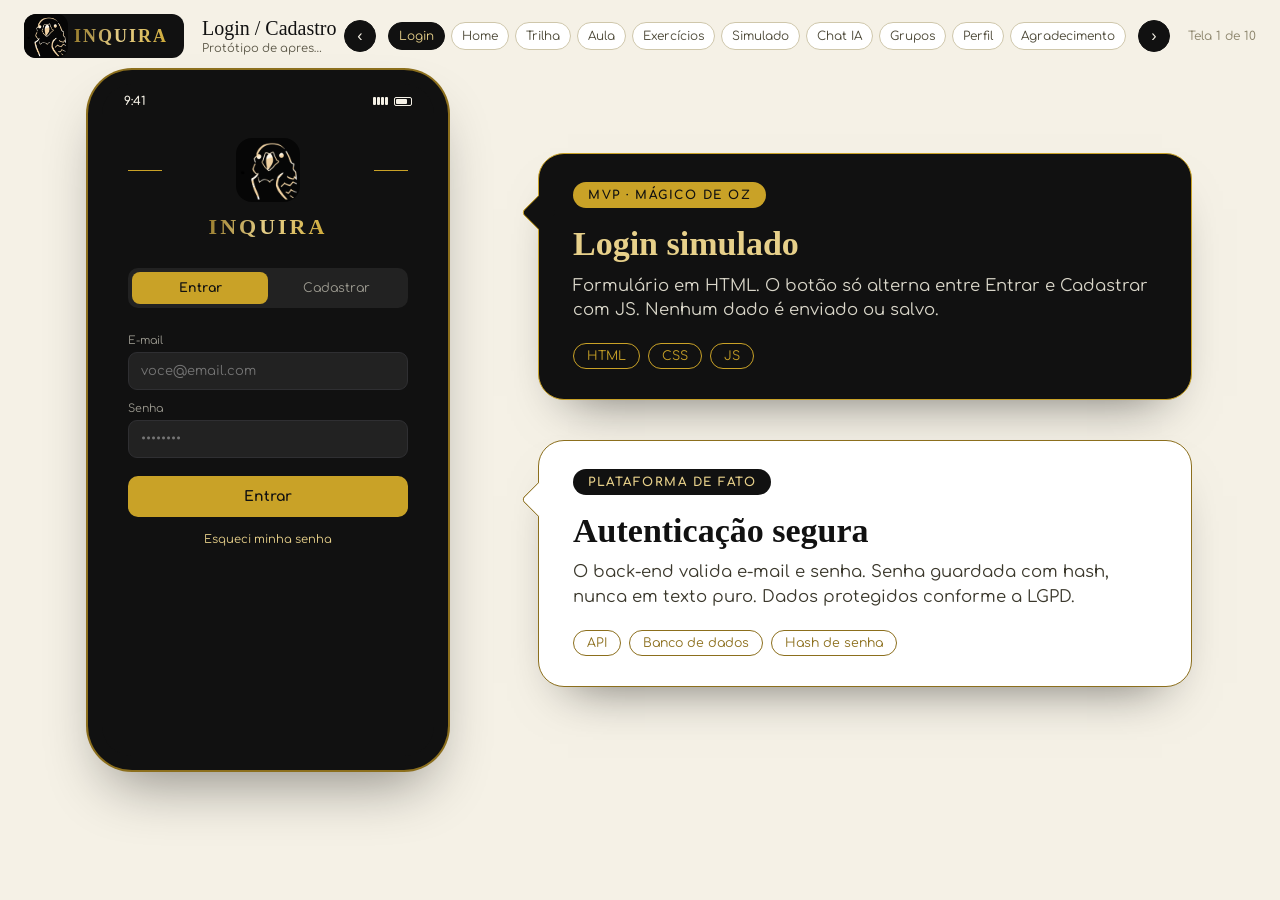
<file: index.html>
<!DOCTYPE html>
<html lang="pt-BR">
<head>
<meta charset="UTF-8">
<meta name="viewport" content="width=device-width, initial-scale=1.0">
<title>INQUIRA — Protótipo de Apresentação</title>
<link rel="preconnect" href="https://fonts.googleapis.com">
<link href="https://fonts.googleapis.com/css2?family=Comfortaa:wght@400;500;600;700&display=swap" rel="stylesheet">
<!-- LOGO (aba do navegador): troque o href pelo mesmo arquivo/base64 usado em --logo-url -->
<link rel="icon" type="image/png" href="logo-inquira.png">
<link rel="stylesheet" href="style.css">
</head>
<body>

  <!-- ===== BARRA SUPERIOR: [logo] título+subtítulo | < seções > | Tela n de N ===== -->
  <header class="topbar">
    <div class="stage-logo-row"><div class="logo-mark on-light" style="width:44px;height:44px;"></div><div class="stage-logo-name">INQUIRA</div></div>
    <div class="stage-header">
      <h1 id="screenTitle">Login / Cadastro</h1>
      <p>Protótipo de apresentação — navegue pelas seções ou use as setas</p>
    </div>
    <div class="controls">
      <button class="nav-arrow" onclick="prevScreen()">‹</button>
      <div class="pill-track" id="pillTrack"></div>
      <button class="nav-arrow" onclick="nextScreen()">›</button>
    </div>
    <div class="stage-note">Tela <span id="screenIndex">1</span> de <span id="screenTotal">10</span></div>
  </header>

  <div class="stage">

    <!-- ===== COLUNA ESQUERDA: celular ===== -->
    <div class="stage-left">
    <div class="phone-wrap">
      <div class="phone">
        <div class="phone-screen">
          <div class="status-bar">
            <span>9:41</span>
            <span class="icons">
              <span class="bars"><span></span><span></span><span></span><span></span></span>
              <span class="battery"></span>
            </span>
          </div>

          <!-- ============ LOGIN ============ -->
          <div class="screen active" id="screen-login">
            <div class="screen-body">
              <!-- LOGO (dentro do app, tela de Login): ponto mais nobre para o logo -->
              <div class="wordmark-row"><div class="rule"></div><div class="logo-mark" ... style="width:204px;height:64px;"></div><div class="rule"></div></div>
              <div class="phone-logo-name">INQUIRA</div>
              <div class="mode-toggle">
                <button class="active" id="loginModeBtn" onclick="setLoginMode('login')">Entrar</button>
                <button id="signupModeBtn" onclick="setLoginMode('signup')">Cadastrar</button>
              </div>
              <div class="field" id="nameField" style="display:none;">
                <label>Nome</label>
                <input type="text" placeholder="Como podemos te chamar?">
              </div>
              <div class="field">
                <label>E-mail</label>
                <input type="email" placeholder="voce@email.com">
              </div>
              <div class="field">
                <label>Senha</label>
                <input type="password" placeholder="••••••••">
              </div>
              <button class="btn-gold" id="loginSubmitBtn" style="margin-top:6px;">Entrar</button>
              <div class="login-footnote"><span>Esqueci minha senha</span></div>
            </div>
          </div>

          <!-- ============ HOME ============ -->
          <div class="screen" id="screen-home">
            <div class="screen-body">
              <div class="greet-row">
                <div>
                  <div class="muted">Boa tarde</div>
                  <h2 class="h-serif">Barbara</h2>
                </div>
                <div class="avatar">BK</div>
              </div>
              <div class="card" style="margin-bottom:16px;">
                <div class="xp-strip"><span class="lvl">Nível 7 · Estudiosa</span><span class="muted">2.480 XP</span></div>
                <div class="xp-bar-track"><div class="xp-bar-fill" style="width:62%;"></div></div>
              </div>
              <div class="card continue-card" onclick="goTo('screen-path')" style="cursor:pointer;">
                <div class="top"><span class="tag">CONTINUAR ESTUDANDO</span><span class="tag">68%</span></div>
                <div class="h-serif" style="font-size:15px;">Trigonometria</div>
                <div class="xp-bar-track" style="margin-top:8px;"><div class="xp-bar-fill" style="width:68%;"></div></div>
              </div>
              <div class="section-title">TRILHAS</div>
              <div class="subject-row">
                <div class="subject-chip"><div class="ic">∑</div>Matemática</div>
                <div class="subject-chip"><div class="ic">✎</div>Português</div>
                <div class="subject-chip"><div class="ic">⚛</div>Física</div>
                <div class="subject-chip"><div class="ic">⚗</div>Química</div>
                <div class="subject-chip"><div class="ic">🌍</div>Geografia</div>
              </div>
              <div class="tiles-row">
                <div class="tile" onclick="goTo('screen-exam')"><div class="ic">⏱</div><div class="lbl">Simulado</div></div>
                <div class="tile" onclick="goTo('screen-groups')"><div class="ic">👥</div><div class="lbl">Grupos</div></div>
                <div class="tile" onclick="goTo('screen-library')"><div class="ic">📖</div><div class="lbl">Biblioteca</div></div>
              </div>
            </div>
            <div class="bottom-nav">
              <div class="item active" onclick="goTo('screen-home')"><div class="dot"></div>Início</div>
              <div class="item" onclick="goTo('screen-path')"><div class="dot"></div>Trilhas</div>
              <div class="item" onclick="goTo('screen-chat')"><div class="dot"></div>IA</div>
              <div class="item" onclick="goTo('screen-profile')"><div class="dot"></div>Perfil</div>
            </div>
          </div>

          <!-- ============ PROFILE ============ -->
          <div class="screen" id="screen-profile">
            <div class="screen-body">
              <div class="profile-head">
                <div class="avatar lg">BK</div>
                <h2 class="h-serif" style="margin-top:10px;">Barbara Karolinny</h2>
                <div class="badge-pill">🏅 Estudiosa Nível 7</div>
              </div>
              <div class="stat-trio">
                <div class="card stat-tile"><div class="num">2.480</div><div class="lbl">XP total</div></div>
                <div class="card stat-tile"><div class="num">12</div><div class="lbl">Sequência</div></div>
                <div class="card stat-tile"><div class="num">#34</div><div class="lbl">Ranking</div></div>
              </div>
              <div class="xp-bar-track"><div class="xp-bar-fill" style="width:62%;"></div></div>
              <div class="muted" style="margin-top:5px;">620 XP para o Nível 8</div>

              <div class="section-title">CONQUISTAS</div>
              <div class="ach-grid">
                <div class="ach earned">🏆</div><div class="ach earned">🔥</div><div class="ach earned">📚</div><div class="ach locked">🎯</div>
                <div class="ach earned">⚡</div><div class="ach locked">🧠</div><div class="ach locked">🌟</div><div class="ach locked">👑</div>
              </div>

              <div class="section-title">DOMÍNIO POR MATÉRIA</div>
              <div class="mastery-row"><div class="mtop"><span>Matemática</span><span>80%</span></div><div class="xp-bar-track"><div class="xp-bar-fill" style="width:80%;"></div></div></div>
              <div class="mastery-row"><div class="mtop"><span>Português</span><span>65%</span></div><div class="xp-bar-track"><div class="xp-bar-fill" style="width:65%;"></div></div></div>
              <div class="mastery-row"><div class="mtop"><span>Física</span><span>44%</span></div><div class="xp-bar-track"><div class="xp-bar-fill" style="width:44%;"></div></div></div>

              <div class="section-title">ATIVIDADE RECENTE</div>
              <div class="activity-item"><span>Concluiu: Lei dos Senos</span><span class="plus">+50</span></div>
              <div class="activity-item"><span>Simulado ENEM #3</span><span class="plus">+210</span></div>
            </div>
            <div class="bottom-nav">
              <div class="item" onclick="goTo('screen-home')"><div class="dot"></div>Início</div>
              <div class="item" onclick="goTo('screen-path')"><div class="dot"></div>Trilhas</div>
              <div class="item" onclick="goTo('screen-chat')"><div class="dot"></div>IA</div>
              <div class="item active" onclick="goTo('screen-profile')"><div class="dot"></div>Perfil</div>
            </div>
          </div>

          <!-- ============ LEARNING PATH (mapa de hexágonos) ============ -->
          <div class="screen" id="screen-path">
            <div class="path-stage" id="pathStage">
              <div class="screen-body" id="pathBody" onclick="pathClose()">
                <h2 class="h-serif">Trilha: Trigonometria</h2>
                <div class="muted" id="pathSummary" style="margin-bottom:6px;"></div>
                <div class="path-legend">
                  <span><i class="lg done"></i>Concluído</span>
                  <span><i class="lg todo"></i>Não concluído</span>
                </div>
                <div id="pathMap"></div>
              </div>
              <div class="path-sheet" id="pathSheet" onclick="event.stopPropagation()"></div>
            </div>
            <div class="bottom-nav">
              <div class="item" onclick="goTo('screen-home')"><div class="dot"></div>Início</div>
              <div class="item active" onclick="goTo('screen-path')"><div class="dot"></div>Trilhas</div>
              <div class="item" onclick="goTo('screen-chat')"><div class="dot"></div>IA</div>
              <div class="item" onclick="goTo('screen-profile')"><div class="dot"></div>Perfil</div>
            </div>
          </div>

          <!-- ============ LESSON ============ -->
          <div class="screen" id="screen-lesson">
            <div class="screen-body">
              <h2 class="h-serif">Lei dos Senos</h2>
              <div class="muted" style="margin-bottom:12px;">Trigonometria · Módulo 4</div>
              <div class="video-box"><div class="play-btn">▶</div></div>
              <div class="tab-pill-row">
                <button class="active" onclick="setLessonTab(this,'video')">Vídeo</button>
                <button onclick="setLessonTab(this,'notas')">Notas</button>
                <button onclick="setLessonTab(this,'recursos')">Recursos</button>
              </div>
              <div id="lessonTabContent">
                <div class="lesson-idx-item"><span class="time">00:00</span><span>Introdução ao problema</span></div>
                <div class="lesson-idx-item"><span class="time">02:15</span><span>Demonstração da fórmula</span></div>
                <div class="lesson-idx-item"><span class="time">05:40</span><span>Exemplo resolvido</span></div>
                <div class="lesson-idx-item"><span class="time">08:20</span><span>Erros comuns</span></div>
              </div>
            </div>
          </div>

          <!-- ============ EXERCISES ============ -->
          <div class="screen" id="screen-exercises">
            <div class="screen-body" id="exBody"></div>
          </div>

          <!-- ============ MOCK EXAM ============ -->
          <div class="screen" id="screen-exam">
            <div class="screen-body">
              <div class="exam-timer"><span class="muted">Tempo restante</span><span class="t" id="examTimer">04:58:32</span></div>
              <div class="nav-grid" id="examGrid"></div>
              <div class="q-text">Um terreno retangular tem 40 m de perímetro. Se a largura é 2/3 do comprimento, qual é a área do terreno?</div>
              <div class="option" onclick="selectExamOption(this)"><div class="letter">A</div>48 m²</div>
              <div class="option" onclick="selectExamOption(this)"><div class="letter">B</div>72 m²</div>
              <div class="option" onclick="selectExamOption(this)"><div class="letter">C</div>96 m²</div>
              <div class="option" onclick="selectExamOption(this)"><div class="letter">D</div>108 m²</div>
              <div class="option" onclick="selectExamOption(this)"><div class="letter">E</div>120 m²</div>
              <div class="hairline"></div>
              <div class="section-title">RESULTADO POR ÁREA (simulado anterior)</div>
              <div class="area-row"><div class="atop"><span>Matemática</span><span>7/10</span></div><div class="xp-bar-track"><div class="xp-bar-fill" style="width:70%;"></div></div></div>
              <div class="area-row"><div class="atop"><span>Linguagens</span><span>8/10</span></div><div class="xp-bar-track"><div class="xp-bar-fill" style="width:80%;"></div></div></div>
              <div class="area-row"><div class="atop"><span>Humanas</span><span>6/10</span></div><div class="xp-bar-track"><div class="xp-bar-fill" style="width:60%;"></div></div></div>
              <div class="area-row"><div class="atop"><span>Natureza</span><span>5/10</span></div><div class="xp-bar-track"><div class="xp-bar-fill" style="width:50%;"></div></div></div>
            </div>
          </div>

          <!-- ============ STUDY GROUPS ============ -->
          <div class="screen" id="screen-groups">
            <div class="screen-body" id="grpBody"></div>
            <div class="chat-input-row" id="grpFooter" style="padding:10px 18px;display:none;">
              <input type="text" id="grpInput" placeholder="Escreva um comentário..." maxlength="200" oninput="grpCheckInput()" onkeydown="if(event.key==='Enter')grpSendComment()">
              <button class="send-btn" id="grpSendBtn" onclick="grpSendComment()">➤</button>
            </div>
            <div class="bottom-nav">
              <div class="item" onclick="goTo('screen-home')"><div class="dot"></div>Início</div>
              <div class="item" onclick="goTo('screen-path')"><div class="dot"></div>Trilhas</div>
              <div class="item" onclick="goTo('screen-chat')"><div class="dot"></div>IA</div>
              <div class="item" onclick="goTo('screen-profile')"><div class="dot"></div>Perfil</div>
            </div>
          </div>

          <!-- ============ AI CHAT ============ -->
          <div class="screen" id="screen-chat">
            <div class="screen-body">
              <h2 class="h-serif" style="margin-bottom:12px;">Assistente INQUIRA</h2>
              <div class="chat-scroll" id="chatScroll">
                <div class="bubble user">Como eu resolvo essa questão de Lei dos Senos?</div>
                <div class="bubble ai">Antes de te dar a fórmula: você já identificou quais lados e ângulos o problema te dá? Isso decide qual caso da Lei dos Senos usar.</div>
                <div class="bubble user">Dei um ângulo e o lado oposto, e outro ângulo.</div>
                <div class="bubble ai">Ótimo, esse é o caso clássico ângulo-lado-ângulo. Tente montar a proporção a/sen(A) = b/sen(B) com o que você já tem — o que fica dos dois lados da igualdade?</div>
              </div>
              <div class="chip-row">
                <button class="chip" onclick="chatQuick('dica')">Dica</button>
                <button class="chip" onclick="chatQuick('resolucao')">Ver resolução</button>
              </div>
            </div>
            <div class="chat-input-row" style="padding:10px 18px;">
              <input type="text" id="chatInput" placeholder="Digite sua dúvida..." oninput="checkChatInput()">
              <button class="send-btn" id="sendBtn" onclick="sendChat()">➤</button>
            </div>
            <div class="bottom-nav">
              <div class="item" onclick="goTo('screen-home')"><div class="dot"></div>Início</div>
              <div class="item" onclick="goTo('screen-path')"><div class="dot"></div>Trilhas</div>
              <div class="item active" onclick="goTo('screen-chat')"><div class="dot"></div>IA</div>
              <div class="item" onclick="goTo('screen-profile')"><div class="dot"></div>Perfil</div>
            </div>
          </div>

          <!-- ============ BIBLIOTECA DIGITAL ============ -->
          <div class="screen" id="screen-library">
            <div class="screen-body">
              <h2 class="h-serif">Biblioteca Digital</h2>
              <div class="muted" style="margin-bottom:14px;">Materiais, resumos e apostilas oficiais</div>
              <div class="tab-pill-row">
                <button class="active" onclick="libSetTab(this,'all')">Todos</button>
                <button onclick="libSetTab(this,'resumos')">Resumos</button>
                <button onclick="libSetTab(this,'apostilas')">Apostilas</button>
              </div>
              <div id="libList">
                <!-- Preenchido via script.js -->
              </div>
            </div>
            <div class="bottom-nav">
              <div class="item" onclick="goTo('screen-home')"><div class="dot"></div>Início</div>
              <div class="item" onclick="goTo('screen-path')"><div class="dot"></div>Trilhas</div>
              <div class="item" onclick="goTo('screen-chat')"><div class="dot"></div>IA</div>
              <div class="item" onclick="goTo('screen-profile')"><div class="dot"></div>Perfil</div>
            </div>
          </div>

          <!-- ============ AGRADECIMENTO ============ -->
          <div class="screen" id="screen-thanks">
            <div class="screen-body">
              <div class="logo-mark on-light thanks-logo"></div>
              <h2 class="h-serif thanks-title">Obrigado!</h2>
              <div class="hairline thanks-line"></div>
              <p class="thanks-sub">Protótipo de apresentação do TCC<br>Curso Técnico em Desenvolvimento de Sistemas · 2026</p>
              <div class="card thanks-card">
                <div class="thanks-label">EQUIPE</div>
                <ul class="thanks-team">
                  <li>Carlos Yuri de Araújo Macedo</li>
                  <li>Chiara Cezar Alves da Silva</li>
                  <li>Otávio Gasparetto Rodrigues da Silva</li>
                </ul>
                <div class="thanks-school">E.E. Professora Carolina Cintra da Silveira<br>São Paulo · 2026</div>
              </div>
              <button class="btn-gold thanks-btn" onclick="goTo('screen-login')">Reiniciar apresentação</button>
            </div>
          </div>

        </div>
      </div>
    </div>

    </div>

    <!-- ===== COLUNA DIREITA: balões de apoio ===== -->
    <div class="stage-right">
      <!-- Textos dos balões: edite em "notes" no script.js (ou clique no texto e digite ao vivo) -->
      <div class="balloons">
        <section class="balloon mvp" id="balloonMvp">
          <div class="balloon-tag">MVP · Mágico de Oz</div>
          <h3 class="balloon-title" contenteditable="true" spellcheck="false" data-side="mvp" data-field="title"></h3>
          <p class="balloon-text" contenteditable="true" spellcheck="false" data-side="mvp" data-field="text"></p>
          <div class="balloon-tech" id="techMvp"></div>
        </section>

        <section class="balloon real" id="balloonReal">
          <div class="balloon-tag">Plataforma de fato</div>
          <h3 class="balloon-title" contenteditable="true" spellcheck="false" data-side="real" data-field="title"></h3>
          <p class="balloon-text" contenteditable="true" spellcheck="false" data-side="real" data-field="text"></p>
          <div class="balloon-tech" id="techReal"></div>
        </section>
      </div>
    </div>

  </div>

<script src="script.js"></script>

</body>
</html>
</file>
<file: style.css>
:root{
    --ink:#111111;
    --ink-2:#222222;
    --ink-3:#333333;
    --gold:#C9A227;
    --gold-soft:#E7D08A;
    --gold-deep:#8C6F1D;
    --paper:#F5F1E6;
    --paper-dim:#E9E2CE;
    --success:#58876c;
    --danger:#a6493f;
    --serif:'Times New Roman', Times, serif;
    --round:'Comfortaa', sans-serif;

    /* ====== LOGO — troque APENAS esta linha para atualizar o logo em toda a página ======
       Opção A (arquivo separado, precisa estar na mesma pasta do .html ao apresentar):
         --logo-url: url('logo-inquira.png');
       Opção B (recomendado p/ apresentação — arquivo único, sem risco de link quebrado):
         --logo-url: url('[data-uri]'); */
    --logo-url: url('logo-inquira.png');

    /* Se seu logo for de UMA SÓ COR (ex.: só dourado/branco), ele pode não aparecer bem
       no painel externo, que tem fundo claro (creme). Se tiver uma versão do logo em preto
       (ou escura) para fundo claro, troque a linha abaixo. Se não tiver, pode deixar igual
       à de cima — a versão dourada ainda funciona sobre o creme, só com menos contraste. */
    --logo-url-light-bg: url('logo-inquira.png');
  }
  *{box-sizing:border-box;}
  html,body{margin:0;padding:0;}
  body{
    background:var(--paper);
    font-family:var(--round);
    color:var(--ink);
    min-height:100vh;
    padding:14px 24px 16px;
  }
  /* Classe reutilizável do logo — usada em todos os pontos abaixo.
     Ela lê --logo-url, então não precisa mexer aqui, só na variável acima. */
  .logo-mark{
    position:relative;
    display:inline-block;
  }
  .logo-mark::before{
    content:'';
    position:absolute;
    top:0;
    left:50%;
    height:100%;
    aspect-ratio:1;
    transform:translateX(-50%);
    background-image:var(--logo-url);
    background-size:contain;
    background-position:center;
    background-repeat:no-repeat;
    border-radius:25%;
  }
  .logo-mark.on-light::before{
    background-image:var(--logo-url-light-bg);
  }
  .stage-logo-row{
    display:flex;
    align-items:center;
    justify-content:center;
    gap:0;
    height:44px;
    width:max-content;
    margin:0;
    flex:0 0 auto;
    padding-right:10px;
    background:var(--ink);
    border-radius:12px;
    overflow:hidden;
  }
  .stage-logo-name,
  .phone-logo-name{
    padding:4px 10px;
    font-family:var(--serif);
    font-weight:700;
    letter-spacing:3px;
    background-image:linear-gradient(105deg,var(--gold-deep),var(--gold-soft),var(--gold));
    -webkit-background-clip:text;
    background-clip:text;
    color:transparent;
  }
  .stage-logo-name{font-size:18px;letter-spacing:2px;padding:2px 6px;}

  .stage-header{
    margin:0;
    min-width:0;
    flex:0 1 auto;
    text-align:left;
  }
  .stage-header .brand{
    font-family:var(--serif);
    font-size:14px;
    letter-spacing:2px;
    color:var(--gold-deep);
    margin-bottom:6px;
  }
  .stage-header h1{
    font-family:var(--serif);
    font-size:20px;
    font-weight:400;
    line-height:1.15;
    margin:0 0 2px;
    white-space:nowrap;
    color:var(--ink);
  }
  .stage-header p{
    font-size:11.5px;
    color:#5b5747;
    margin:0;
    white-space:nowrap;
    overflow:hidden;
    text-overflow:ellipsis;
  }

  .controls{
    margin:0 0 0 auto;
    display:flex;
    align-items:center;
    justify-content:flex-end;
    gap:10px;
  }
  .nav-arrow{
    flex:0 0 auto;
    width:32px;height:32px;
    border-radius:50%;
    border:1px solid var(--ink);
    background:var(--ink);
    color:var(--paper);
    font-size:16px;
    cursor:pointer;
    display:flex;align-items:center;justify-content:center;
    transition:background .15s ease;
  }
  .nav-arrow:hover{background:var(--gold-deep);border-color:var(--gold-deep);}

  .pill-track{
    flex:0 1 auto;
    display:flex;
    flex-wrap:nowrap;
    justify-content:flex-end;
    gap:6px;
    padding:2px;
  }
  .pill{
    flex:0 0 auto;
    padding:6px 10px;
    border-radius:20px;
    border:1px solid #cfc7ab;
    background:#fff;
    font-family:var(--round);
    font-size:12px;
    color:#4b4736;
    cursor:pointer;
    white-space:nowrap;
    transition:all .15s ease;
  }
  .pill.active{
    background:var(--ink);
    border-color:var(--ink);
    color:var(--gold-soft);
  }

  .stage-note{
    margin:0;
    flex:0 0 auto;
    white-space:nowrap;
    font-size:13px;
    text-align:right;
    font-size:12px;
    color:#8a836a;
  }

  /* ---------- PHONE FRAME ---------- */
  .phone-wrap{
    display:flex;
    justify-content:flex-start;
  }
  .phone{
    width:360px;
    height:clamp(520px, calc(100vh - 130px), 700px); /* Ajustado para caber perfeitamente na janela */
    background:var(--ink);
    border-radius:44px;
    padding:14px;
    box-shadow:0 0 0 2px var(--gold-deep), 0 30px 60px -20px rgba(0,0,0,.45);
    position:relative;
  }

  .phone-screen{
    width:100%;height:100%;
    background:var(--ink);
    border-radius:30px;
    overflow:hidden;
    position:relative;
    display:flex;
    flex-direction:column;
  }
  .status-bar{
    height:34px;
    flex:0 0 auto;
    display:flex;
    align-items:center;
    justify-content:space-between;
    padding:0 22px;
    color:var(--paper);
    font-size:12px;
    font-family:var(--round);
    font-weight:600;
  }
  .status-bar .icons{display:flex;gap:5px;align-items:center;}
  .status-bar .bars span{display:inline-block;width:3px;height:8px;background:var(--paper);margin-right:1px;border-radius:1px;}
  .status-bar .battery{width:18px;height:9px;border:1px solid var(--paper);border-radius:2px;position:relative;display:inline-block;}
  .status-bar .battery::after{content:'';position:absolute;left:1px;top:1px;bottom:1px;width:70%;background:var(--paper);border-radius:1px;}

  .screen-body{
    flex:1;
    min-height:0;
    overflow-y:auto;
    padding:16px 18px 10px;
    color:var(--paper);
  }
  .screen-body::-webkit-scrollbar{width:0;}

  .bottom-nav{
    flex:0 0 auto;
    display:flex;
    justify-content:space-around;
    padding:12px 8px 18px;
    border-top:1px solid #2a2a2d;
    background:var(--ink);
  }
  .bottom-nav .item{
    display:flex;flex-direction:column;align-items:center;gap:4px;
    flex:1;
    font-size:10.5px;color:#7a7a80;
    cursor:pointer;
  }
  .bottom-nav .item.active{color:var(--gold);}
  .bottom-nav .dot{width:20px;height:20px;border-radius:6px;border:1.4px solid currentColor;}

  /* ocupa só o espaço que sobra abaixo da barra de status; min-height:0 deixa o conteúdo rolar
     em vez de empurrar a barra inferior para fora do celular */
  .screen{display:none;flex-direction:column;flex:1;min-height:0;}
  .screen.active{display:flex;}

  /* ---------- SHARED UI ---------- */
  h2.h-serif{
    font-family:var(--serif);
    font-weight:400;
    font-size:20px;
    margin:0 0 2px;
    color:var(--paper);
  }
  .muted{color:#9c9a90;font-size:12px;}
  .card{
    background:var(--ink-2);
    border:1px solid #2b2b2e;
    border-radius:10px;
    padding:14px;
  }
  .hairline{
    height:1px;
    background:linear-gradient(to right, transparent, var(--gold), transparent);
    margin:14px 0;
  }
  .btn-gold{
    background:var(--gold);
    color:var(--ink);
    border:none;
    border-radius:10px;
    padding:13px;
    font-family:var(--round);
    font-weight:700;
    font-size:14px;
    cursor:pointer;
    width:100%;
    transition:filter .15s ease;
  }
  .btn-gold:hover{filter:brightness(1.08);}
  .btn-gold:disabled{background:#4a4636;color:#8a856c;cursor:not-allowed;}
  .btn-ghost{
    background:transparent;
    border:1px solid #3a3a3d;
    color:var(--paper);
    border-radius:10px;
    padding:11px;
    font-family:var(--round);
    font-size:13px;
    cursor:pointer;
    width:100%;
  }
  .xp-bar-track{
    height:8px;background:#2b2b2e;border-radius:6px;overflow:hidden;
  }
  .xp-bar-fill{
    height:100%;background:linear-gradient(to right, var(--gold-deep), var(--gold));
    border-radius:6px;
  }
  .avatar{
    width:46px;height:46px;border-radius:50%;
    background:var(--ink-3);
    border:2px solid var(--gold);
    display:flex;align-items:center;justify-content:center;
    font-family:var(--serif);font-size:16px;color:var(--gold-soft);
    flex:0 0 auto;
  }
  .avatar.lg{width:84px;height:84px;font-size:26px;}

  /* ===================== LOGIN ===================== */
  #screen-login .screen-body{
    display:flex;flex-direction:column;justify-content:flex-start;align-items:center;
    text-align:center;
    padding:20px 26px;
  }
  .wordmark-row{display:flex;align-items:center;gap:4px;margin-bottom:10px;}
  .wordmark-row .rule{width:34px;height:1px;background:var(--gold);}
  .phone-logo-name{font-size:22px;line-height:1;margin-bottom:26px;}
  .wordmark{font-family:var(--serif);font-size:30px;letter-spacing:3px;color:var(--paper);}
  .mode-toggle{
    display:flex;width:100%;background:var(--ink-2);border-radius:10px;padding:4px;margin-bottom:26px;
  }
  .mode-toggle button{
    flex:1;padding:9px;border:none;background:transparent;color:#9c9a90;
    font-family:var(--round);font-size:12.5px;border-radius:8px;cursor:pointer;
  }
  .mode-toggle button.active{background:var(--gold);color:var(--ink);font-weight:700;}
  .field{
    width:100%;text-align:left;margin-bottom:12px;
  }
  .field label{font-size:11px;color:#9c9a90;display:block;margin-bottom:5px;}
  .field input{
    width:100%;background:var(--ink-2);border:1px solid #2f2f32;border-radius:9px;
    padding:11px 12px;color:var(--paper);font-family:var(--round);font-size:13px;
  }
  .field input:focus{outline:1px solid var(--gold);}
  .login-footnote{margin-top:16px;font-size:11.5px;color:#8a887d;}
  .login-footnote span{color:var(--gold-soft);cursor:pointer;}

  /* ===================== HOME ===================== */
  .greet-row{display:flex;justify-content:space-between;align-items:center;margin-bottom:16px;}
  .xp-strip{display:flex;align-items:center;justify-content:space-between;margin-bottom:6px;}
  .xp-strip .lvl{font-family:var(--serif);font-size:13px;color:var(--gold-soft);}
  .continue-card{margin-bottom:18px;}
  .continue-card .top{display:flex;justify-content:space-between;align-items:baseline;margin-bottom:8px;}
  .continue-card .top .tag{font-size:10.5px;color:#9c9a90;}
  .subject-row{display:flex;gap:10px;overflow-x:auto;margin-bottom:18px;padding-bottom:4px;}
  .subject-chip{
    flex:0 0 auto;width:84px;padding:12px 10px;border-radius:10px;background:var(--ink-2);
    border:1px solid #2b2b2e;text-align:center;font-size:11px;
  }
  .subject-chip .ic{font-size:18px;margin-bottom:6px;}
  .tiles-row{display:flex;gap:10px;}
  .tile{
    flex:1;background:var(--ink-2);border:1px solid var(--gold-deep);border-radius:10px;
    padding:14px 10px;text-align:center;cursor:pointer;
  }
  .tile .ic{font-size:20px;margin-bottom:6px;}
  .tile .lbl{font-family:var(--serif);font-size:13px;color:var(--paper);}

  /* ===================== PROFILE ===================== */
  .profile-head{display:flex;flex-direction:column;align-items:center;text-align:center;margin-bottom:16px;}
  .badge-pill{
    margin-top:8px;display:inline-block;background:var(--ink-2);border:1px solid var(--gold);
    color:var(--gold-soft);font-size:11px;padding:4px 12px;border-radius:20px;
  }
  .stat-trio{display:flex;gap:8px;margin-bottom:18px;}
  .stat-tile{flex:1;text-align:center;padding:12px 4px;}
  .stat-tile .num{font-family:var(--serif);font-size:19px;color:var(--gold-soft);}
  .stat-tile .lbl{font-size:10px;color:#9c9a90;margin-top:2px;}
  .section-title{font-size:11.5px;color:#9c9a90;letter-spacing:.4px;margin:16px 0 8px;}
  .ach-grid{display:grid;grid-template-columns:repeat(4,1fr);gap:8px;}
  .ach{
    aspect-ratio:1;border-radius:10px;display:flex;align-items:center;justify-content:center;
    font-size:18px;background:var(--ink-2);border:1px solid #2b2b2e;
  }
  .ach.earned{background:linear-gradient(145deg,#2a230f,#1c1a10);border-color:var(--gold);}
  .ach.locked{opacity:.35;filter:grayscale(1);}
  .mastery-row{margin-bottom:10px;}
  .mastery-row .mtop{display:flex;justify-content:space-between;font-size:11.5px;margin-bottom:4px;}
  .activity-item{display:flex;justify-content:space-between;padding:9px 0;border-bottom:1px solid var(--ink-3);font-size:12px;}
  .activity-item .plus{color:var(--gold-soft);font-family:var(--serif);}

  /* ===================== LEARNING PATH (mapa) ===================== 
  .path-stage{position:relative;flex:1;min-height:0;display:flex;flex-direction:column;overflow:hidden;}
  .path-stage .screen-body{padding-bottom:24px;}
  .path-legend{display:flex;gap:14px;font-size:10px;color:#9c9a90;margin-bottom:4px;}
  .path-legend span{display:flex;align-items:center;gap:6px;}
  .path-legend .lg{display:inline-block;width:11px;height:12px;clip-path:polygon(50% 0,100% 25%,100% 75%,50% 100%,0 75%,0 25%);background:var(--gold);}
  .path-legend .lg.todo{background:var(--gold);position:relative;}
  .path-legend .lg.todo::after{content:'';position:absolute;inset:1.5px;background:var(--ink-2);clip-path:polygon(50% 0,100% 25%,100% 75%,50% 100%,0 75%,0 25%);}
  #pathMap svg{display:block;width:100%;height:auto;overflow:visible;}
  .hex{cursor:pointer;outline:none;}
  .hex .hex-shape{transform-box:fill-box;transform-origin:center;transition:transform .18s ease, filter .18s ease;}
  .hex:hover .hex-shape,.hex:focus-visible .hex-shape{transform:scale(1.06);}
  .hex.sel .hex-shape{transform:scale(1.1);filter:drop-shadow(0 0 7px rgba(201,162,39,.55));}
  .hex.locked{cursor:pointer;}
  .hex-label{font-family:var(--serif);font-size:12px;fill:var(--paper);text-anchor:middle;paint-order:stroke;stroke:var(--ink);stroke-width:5px;stroke-linejoin:round;}
  .hex.locked .hex-label{fill:#8a8878;}
  .hex-ring{transform-box:fill-box;transform-origin:center;animation:hexpulse 1.9s ease-out infinite;}
  @keyframes hexpulse{0%{transform:scale(1);opacity:.7;}100%{transform:scale(1.55);opacity:0;}}
  .hex-here{font-family:var(--round);font-size:8px;font-weight:700;letter-spacing:.04em;}

  .path-sheet{
    position:absolute;left:0;right:0;bottom:0;
    background:var(--ink-2);border-top:1.5px solid var(--gold);
    border-radius:18px 18px 0 0;padding:10px 18px 16px;
    transform:translateY(105%);transition:transform .25s ease;
    box-shadow:0 -12px 30px rgba(0,0,0,.55);
  }
  .path-stage.open .path-sheet{transform:translateY(0);}
  .sheet-handle{width:36px;height:4px;border-radius:2px;background:#4a4636;margin:0 auto 10px;}
  .sheet-head{display:flex;justify-content:space-between;align-items:flex-start;gap:10px;}
  .sheet-title{font-family:var(--serif);font-size:19px;color:var(--paper);margin:0;line-height:1.2;}
  .sheet-close{background:transparent;border:none;color:#9c9a90;font-size:20px;line-height:1;cursor:pointer;padding:0 2px;}
  .sheet-status{display:inline-block;margin:6px 0 8px;font-size:9.5px;font-weight:700;letter-spacing:.08em;padding:3px 9px;border-radius:20px;border:1px solid var(--gold);color:var(--gold-soft);}
  .sheet-status.done{background:var(--gold);color:var(--ink);}
  .sheet-status.locked{border-color:#5a5230;color:#9c9a90;}
  .sheet-desc{font-size:12px;line-height:1.5;color:#cfcbbd;margin:0 0 10px;}
  .sheet-meta{display:flex;gap:8px;flex-wrap:wrap;margin-bottom:12px;}
  .sheet-meta span{font-size:10.5px;color:var(--gold-soft);border:1px solid #3a3a3d;border-radius:8px;padding:4px 8px;}
  .sheet-btn{padding:11px;font-size:12.5px;}
  .sheet-btn.ghost{background:transparent;color:var(--gold-soft);border:1px solid var(--gold);} */

  /* ===================== LEARNING PATH (mapa 3D angulado) ===================== */
  .path-stage{position:relative;flex:1;min-height:0;display:flex;flex-direction:column;overflow:hidden;}
  .path-stage .screen-body{padding-bottom:24px;}
  .path-legend{display:flex;gap:14px;font-size:10px;color:#9c9a90;margin-bottom:4px;}
  .path-legend span{display:flex;align-items:center;gap:6px;}
  .path-legend .lg{display:inline-block;width:11px;height:12px;clip-path:polygon(50% 0,100% 25%,100% 75%,50% 100%,0 75%,0 25%);background:var(--gold);}
  .path-legend .lg.todo{background:var(--gold);position:relative;}
  .path-legend .lg.todo::after{content:'';position:absolute;inset:1.5px;background:var(--ink-2);clip-path:polygon(50% 0,100% 25%,100% 75%,50% 100%,0 75%,0 25%);}
  
  #pathMap svg{display:block;width:100%;height:auto;overflow:visible;}
  
  .hex{
    cursor:pointer;
    outline:none;
    perspective: 800px; /* Cria o ponto de fuga 3D */
  }
  
  .hex .hex-shape{
    transform-box: fill-box;
    transform-origin: center;
    /* Inclinação 3D leve (eixo X e Z) com profundidade */
    transform: perspective(500px) rotateX(35deg) rotateZ(-15deg);
    transition: transform .3s cubic-bezier(.34, 1.56, .64, 1), filter .2s ease;
    filter: drop-shadow(0 10px 8px rgba(0, 0, 0, 0.45));
  }
  
  .hex:hover .hex-shape, .hex:focus-visible .hex-shape{
    transform: perspective(500px) rotateX(25deg) rotateZ(-10deg) scale(1.08);
    filter: drop-shadow(0 14px 12px rgba(0, 0, 0, 0.55));
  }
  
  .hex.sel .hex-shape{
    transform: perspective(500px) rotateX(20deg) rotateZ(-5deg) scale(1.12);
    filter: drop-shadow(0 16px 14px rgba(201, 162, 39, 0.5));
  }
  
  .hex-label{
    font-family:var(--serif);
    font-size:12px;
    fill:var(--paper);
    text-anchor:middle;
    paint-order:stroke;
    stroke:var(--ink);
    stroke-width:5px;
    stroke-linejoin:round;
  }
  
  .hex.locked .hex-label{fill:#8a8878;}
  
  .hex-ring{
    transform-box: fill-box;
    transform-origin: center;
    transform: perspective(500px) rotateX(35deg) rotateZ(-15deg);
    animation: hexpulse 1.9s ease-out infinite;
  }
  
  @keyframes hexpulse{
    0%{transform: perspective(500px) rotateX(35deg) rotateZ(-15deg) scale(1); opacity:.7;}
    100%{transform: perspective(500px) rotateX(35deg) rotateZ(-15deg) scale(1.5); opacity:0;}
  }
  
  .hex-here{
    font-family:var(--round);
    font-size:8px;
    font-weight:700;
    letter-spacing:.04em;
  }
```[cite: 4]

  /* ===================== LESSON ===================== */
  .video-box{
    background:#000;border-radius:10px;aspect-ratio:16/10;display:flex;align-items:center;justify-content:center;margin-bottom:14px;
    border:1px solid #2b2b2e;
  }
  .play-btn{
    width:52px;height:52px;border-radius:50%;background:var(--gold);display:flex;align-items:center;justify-content:center;
    color:var(--ink);font-size:18px;cursor:pointer;
  }
  .tab-pill-row{display:flex;background:var(--ink-2);border-radius:10px;padding:4px;margin-bottom:14px;}
  .tab-pill-row button{flex:1;background:transparent;border:none;padding:8px;font-family:var(--round);font-size:12px;color:#9c9a90;border-radius:8px;cursor:pointer;}
  .tab-pill-row button.active{background:var(--gold);color:var(--ink);font-weight:700;}
  .lesson-idx-item{display:flex;gap:10px;padding:8px 0;font-size:12px;border-bottom:1px solid var(--ink-3);}
  .lesson-idx-item .time{color:var(--gold-soft);font-family:var(--serif);flex:0 0 auto;width:44px;}
  .resource-item{display:flex;align-items:center;gap:10px;padding:10px;background:var(--ink-2);border-radius:8px;margin-bottom:8px;font-size:12px;}

  /* ===================== EXERCISES ===================== */
  .q-progress{font-size:11px;color:#9c9a90;margin-bottom:6px;}
  .q-text{font-family:var(--serif);font-size:16px;line-height:1.4;margin-bottom:14px;}
  .option{
    display:flex;gap:10px;align-items:flex-start;padding:12px;border:1px solid #2b2b2e;border-radius:10px;
    margin-bottom:9px;cursor:pointer;font-size:13px;background:var(--ink-2);
  }
  .option .letter{
    width:22px;height:22px;border-radius:50%;border:1px solid #4a4a4e;display:flex;align-items:center;justify-content:center;
    font-size:11px;flex:0 0 auto;
  }
  .option.selected{border-color:var(--gold);}
  .option.selected .letter{background:var(--gold);color:var(--ink);border-color:var(--gold);}
  .option.correct{border-color:var(--success);background:#1c2a1a;}
  .option.incorrect{border-color:var(--danger);background:#2a1c19;}
  .explain-box{
    margin-top:6px;padding:12px;background:var(--ink-2);border-left:3px solid var(--gold);border-radius:6px;font-size:12px;color:#c9c6ba;
  }
  .results-box{text-align:center;padding:34px 10px;}
  .results-box .big{font-family:var(--serif);font-size:38px;color:var(--gold-soft);}

  /* ===================== MOCK EXAM ===================== */
  .exam-timer{
    display:flex;justify-content:space-between;align-items:center;background:var(--ink-2);
    border:1px solid var(--gold-deep);border-radius:10px;padding:10px 14px;margin-bottom:14px;
  }
  .exam-timer .t{font-family:var(--serif);font-size:19px;color:var(--gold-soft);}
  .nav-grid{display:grid;grid-template-columns:repeat(8,1fr);gap:6px;margin-bottom:16px;}
  .nav-grid .n{
    aspect-ratio:1;border-radius:6px;border:1px solid #3a3a3d;display:flex;align-items:center;justify-content:center;
    font-size:10px;color:#9c9a90;cursor:pointer;background:var(--ink-2);
  }
  .nav-grid .n.answered{background:var(--gold);color:var(--ink);border-color:var(--gold);font-weight:700;}
  .area-row{margin-bottom:10px;}
  .area-row .atop{display:flex;justify-content:space-between;font-size:11.5px;margin-bottom:4px;}

  /* ===================== AI CHAT ===================== */
  .chat-scroll{display:flex;flex-direction:column;gap:10px;}
  .bubble{max-width:78%;padding:10px 13px;border-radius:14px;font-size:12.5px;line-height:1.45;}
  .bubble.user{align-self:flex-end;background:var(--gold);color:var(--ink);border-bottom-right-radius:4px;}
  .bubble.ai{align-self:flex-start;background:var(--ink-2);border:1px solid #2b2b2e;border-bottom-left-radius:4px;}
  .typing{align-self:flex-start;display:flex;gap:4px;padding:10px 13px;background:var(--ink-2);border-radius:14px;border-bottom-left-radius:4px;}
  .typing span{width:5px;height:5px;border-radius:50%;background:#9c9a90;animation:blink 1.2s infinite;}
  .typing span:nth-child(2){animation-delay:.2s;}
  .typing span:nth-child(3){animation-delay:.4s;}
  @keyframes blink{0%,80%,100%{opacity:.25;}40%{opacity:1;}}
  .chip-row{display:flex;gap:8px;margin:10px 0;}
  .chip{background:transparent;border:1px solid var(--gold);color:var(--gold-soft);font-size:11px;padding:7px 12px;border-radius:20px;cursor:pointer;}
  .chat-input-row{display:flex;gap:8px;padding-top:10px;border-top:1px solid var(--ink-3);}
  .chat-input-row input{
    flex:1;background:var(--ink-2);border:1px solid #2f2f32;border-radius:20px;padding:10px 14px;color:var(--paper);font-family:var(--round);font-size:12.5px;
  }
  .send-btn{
    width:38px;height:38px;border-radius:50%;border:none;background:#3a3a3d;color:#7a7a80;cursor:pointer;font-size:14px;
    transition:all .15s ease;
  }
  .send-btn.ready{background:var(--gold);color:var(--ink);}
  /* ===================== STUDY GROUPS ===================== */
  .grp-head{display:flex;justify-content:space-between;align-items:flex-start;gap:10px;margin-bottom:12px;}
  .grp-new{background:transparent;border:1px solid var(--gold);color:var(--gold-soft);font-family:var(--round);font-size:11px;padding:7px 12px;border-radius:20px;cursor:pointer;white-space:nowrap;}
  .grp-card{display:flex;align-items:center;gap:10px;margin-bottom:10px;cursor:pointer;}
  .grp-card .info{flex:1;min-width:0;}
  .grp-card .name{font-family:var(--serif);font-size:15px;color:var(--paper);}
  .grp-card .meta{font-size:11px;color:#9c9a90;margin-top:3px;}
  .grp-badge{display:inline-block;font-size:9.5px;letter-spacing:.5px;padding:2px 8px;border-radius:10px;background:var(--gold);color:var(--ink);margin-left:6px;vertical-align:middle;font-family:var(--round);font-weight:700;}
  .grp-btn{flex:0 0 auto;background:var(--gold);color:var(--ink);border:none;border-radius:16px;padding:7px 14px;font-family:var(--round);font-weight:700;font-size:11px;cursor:pointer;}
  .grp-btn.ghost{background:transparent;color:var(--gold-soft);border:1px solid var(--gold);}
  .grp-back{background:none;border:none;color:var(--gold-soft);font-family:var(--round);font-size:12px;cursor:pointer;padding:0;margin-bottom:10px;}
  .grp-post{margin-bottom:10px;}
  .grp-post .top{display:flex;align-items:center;gap:8px;margin-bottom:8px;}
  .grp-av{width:28px;height:28px;border-radius:50%;background:var(--ink-3);border:1px solid var(--gold);display:flex;align-items:center;justify-content:center;font-family:var(--serif);font-size:11px;color:var(--gold-soft);flex:0 0 auto;}
  .grp-post .who{font-size:12px;font-weight:700;color:var(--paper);}
  .grp-post .txt{font-size:12.5px;line-height:1.45;color:#d9d6c9;}
  .grp-post .acts{display:flex;gap:14px;margin-top:10px;}
  .grp-act{background:none;border:none;padding:0;font-family:var(--round);font-size:11px;color:#9c9a90;cursor:pointer;}
  .grp-act.on{color:var(--gold);}
  .grp-act:disabled{cursor:default;color:#6f6c61;}
  .grp-form label{display:block;font-size:11px;color:#9c9a90;margin:14px 0 6px;}
  .grp-form input{width:100%;background:var(--ink-2);border:1px solid #2f2f32;border-radius:10px;padding:11px 13px;color:var(--paper);font-family:var(--round);font-size:12.5px;}
  .grp-chips{display:flex;flex-wrap:wrap;gap:8px;}
  .grp-chips .chip.active{background:var(--gold);color:var(--ink);font-weight:700;}
  .grp-empty{text-align:center;padding:26px 10px;}
  .chat-input-row input:disabled{opacity:.55;cursor:not-allowed;}

  /* ---------- LAYOUT DO PALCO: celular à esquerda, balões à direita ---------- */
  .stage{
    max-width:1400px;
    margin:0 auto;
    display:grid;
    grid-template-columns:360px minmax(0,680px);   /* mesma largura máx. do balão */
    justify-content:center;                        /* centraliza celular + balões na janela */
    column-gap:64px;
    align-items:start;
  }
  .stage-left{display:flex;flex-direction:column;}
  .stage-right{display:flex;flex-direction:column;min-width:0;min-height:100%;}
  .balloons{
    flex:1;
    display:flex;
    flex-direction:column;
    justify-content:center;
    gap:40px;
    padding:30px 0 0 26px;   /* espaço p/ a ponta do balão */
  }

  /* ---------- BALÕES DE APOIO ---------- */
  .balloon{
    position:relative;
    max-width:680px;
    padding:28px 34px 30px;
    border-radius:26px;
    border:1.5px solid var(--gold);
    box-shadow:0 26px 50px -30px rgba(0,0,0,.6);
  }
  .balloon::before{               /* ponta do balão apontando p/ o celular */
    content:'';
    position:absolute;
    left:-13px;top:46px;
    width:24px;height:24px;
    background:inherit;
    border-left:1.5px solid var(--gold);
    border-bottom:1.5px solid var(--gold);
    border-bottom-left-radius:5px;
    transform:rotate(45deg);
  }
  .balloon.animate{animation:balloonIn .45s ease both;}
  .balloon.real.animate{animation-delay:.1s;}
  @keyframes balloonIn{
    from{opacity:0;transform:translateX(16px);}
    to{opacity:1;transform:none;}
  }
  .balloon-tag{
    display:inline-block;
    margin-bottom:16px;
    padding:6px 15px;
    border-radius:20px;
    font-size:12px;
    font-weight:700;
    letter-spacing:1.5px;
    text-transform:uppercase;
  }
  .balloon-title{
    margin:0 0 10px;
    font-family:var(--serif);
    font-weight:700;
    font-size:34px;
    line-height:1.15;
  }
  .balloon-text{
    margin:0;
    font-size:16.5px;   /* menor p/ caber explicações mais completas */
    line-height:1.5;
  }
  .balloon-tech{display:flex;flex-wrap:wrap;gap:8px;margin-top:20px;}
  .balloon-tech:empty{display:none;}
  .balloon-tech span{
    font-size:12.5px;
    padding:5px 13px;
    border-radius:16px;
    border:1px solid currentColor;
  }
  /* MVP = preto/dourado | Plataforma de fato = branco/dourado */
  .balloon.mvp{background:var(--ink);color:#d9d6c9;}
  .balloon.mvp .balloon-tag{background:var(--gold);color:var(--ink);}
  .balloon.mvp .balloon-title{color:var(--gold-soft);}
  .balloon.mvp .balloon-tech span{color:var(--gold);}
  .balloon.real{background:#fff;color:#3b382c;border-color:var(--gold-deep);}
  .balloon.real::before{border-color:var(--gold-deep);}
  .balloon.real .balloon-tag{background:var(--ink);color:var(--gold-soft);}
  .balloon.real .balloon-title{color:var(--ink);}
  .balloon.real .balloon-tech span{color:var(--gold-deep);}

  /* edição ao vivo: contorno discreto só ao passar o mouse */
  .balloon [contenteditable]{outline:none;border-radius:4px;}
  .balloon [contenteditable]:hover{outline:1px dashed rgba(201,162,39,.55);outline-offset:6px;cursor:text;}
  .balloon [contenteditable]:focus{outline:1px solid var(--gold);outline-offset:6px;}

  /* telas estreitas: empilha tudo */
  @media (max-width:1000px){
    .stage{grid-template-columns:1fr;row-gap:28px;justify-items:center;}
    .stage-left{align-items:center;}
    .stage-header{text-align:center;}
    .phone-wrap{justify-content:center;}
    .balloons{padding-left:0;}
    .balloon::before{display:none;}
    .controls{justify-content:center;}
    .stage-note{text-align:center;}
  }

  /* ---------- BARRA SUPERIOR ---------- */
  .topbar{
    width:100%;               /* ocupa a largura toda, no topo da página */
    margin:0 0 12px;
    display:flex;
    flex-wrap:nowrap;         /* linha única */
    align-items:center;
    gap:18px;
  }
  .stage-header{min-width:0;}
  .stage{align-items:center;}
  .balloons{padding-top:0;}
  @media (max-width:1000px){
    .topbar{flex-wrap:wrap;justify-content:center;}
    .controls{margin:0;}
    .pill-track{flex-wrap:wrap;justify-content:center;}
    .stage-header h1,.stage-header p{white-space:normal;}
  }

/* ===================== THANKS ===================== */
  #screen-thanks .screen-body{
    display:flex;
    flex-direction:column;
    justify-content:center;
    align-items:center;
    text-align:center;
    padding:20px 18px;
    overflow-y:auto;
  }
  .thanks-logo{width:64px;height:64px;margin-bottom:12px;flex:0 0 auto;}
  .thanks-title{font-size:28px !important;color:var(--gold) !important;margin:0 !important;}
  .thanks-line{width:60%;margin:12px auto !important;}
  .thanks-sub{font-family:var(--round);font-size:11px;line-height:1.5;color:#9c9a90;margin:0 0 14px;}
  .thanks-card{width:100%;text-align:center;padding:12px;margin-bottom:14px;}
  .thanks-label{font-family:var(--round);font-size:10px;letter-spacing:.14em;color:var(--gold);margin-bottom:8px;}
  .thanks-team{list-style:none;margin:0 0 10px;padding:0;font-family:var(--serif);font-size:14px;line-height:1.7;color:var(--paper);}
  .thanks-school{font-family:var(--round);font-size:10px;line-height:1.5;color:#9c9a90;border-top:1px solid #2b2b2e;padding-top:8px;}
  .thanks-btn{padding:10px;font-size:12.5px;}
</file>
